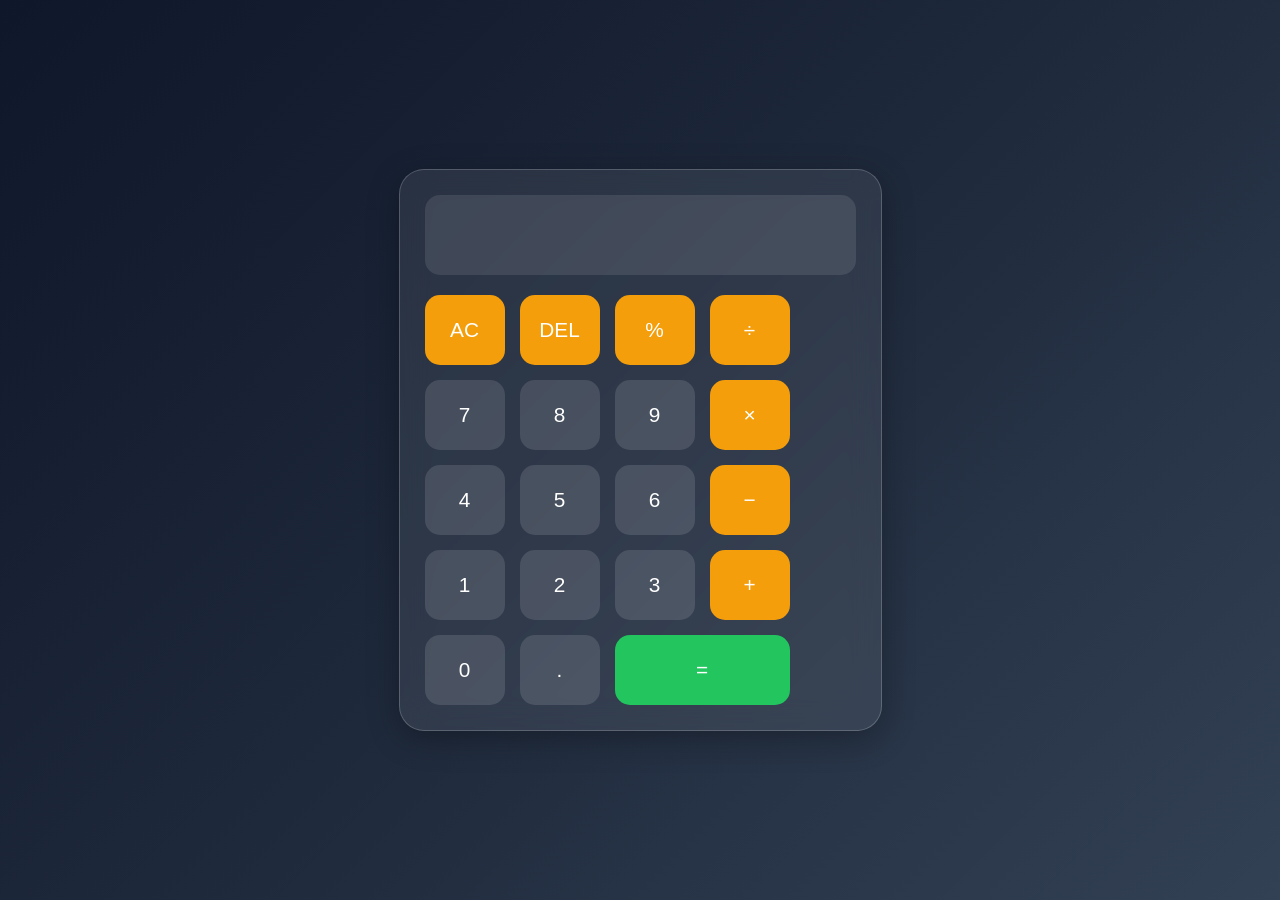
<file: calculator/index.html>
<!DOCTYPE html>
<html lang="en">
<head>
    <meta charset="UTF-8">
    <meta name="viewport" content="width=device-width, initial-scale=1.0">
    <title>Modern Calculator</title>
    <link rel="stylesheet" href="style.css">
</head>
<body>

<div class="container">
    <div class="calculator">

        <input type="text" id="display" readonly>

        <div class="buttons">

            <button class="operator" onclick="clearDisplay()">AC</button>
            <button class="operator" onclick="deleteLast()">DEL</button>
            <button class="operator" onclick="appendValue('%')">%</button>
            <button class="operator" onclick="appendValue('/')">÷</button>

            <button onclick="appendValue('7')">7</button>
            <button onclick="appendValue('8')">8</button>
            <button onclick="appendValue('9')">9</button>
            <button class="operator" onclick="appendValue('*')">×</button>

            <button onclick="appendValue('4')">4</button>
            <button onclick="appendValue('5')">5</button>
            <button onclick="appendValue('6')">6</button>
            <button class="operator" onclick="appendValue('-')">−</button>

            <button onclick="appendValue('1')">1</button>
            <button onclick="appendValue('2')">2</button>
            <button onclick="appendValue('3')">3</button>
            <button class="operator" onclick="appendValue('+')">+</button>

            <button onclick="appendValue('0')">0</button>
            <button onclick="appendValue('.')">.</button>
            <button class="equal" onclick="calculate()">=</button>

        </div>

    </div>
</div>

<script src="script.js"></script>
</body>
</html>
</file>
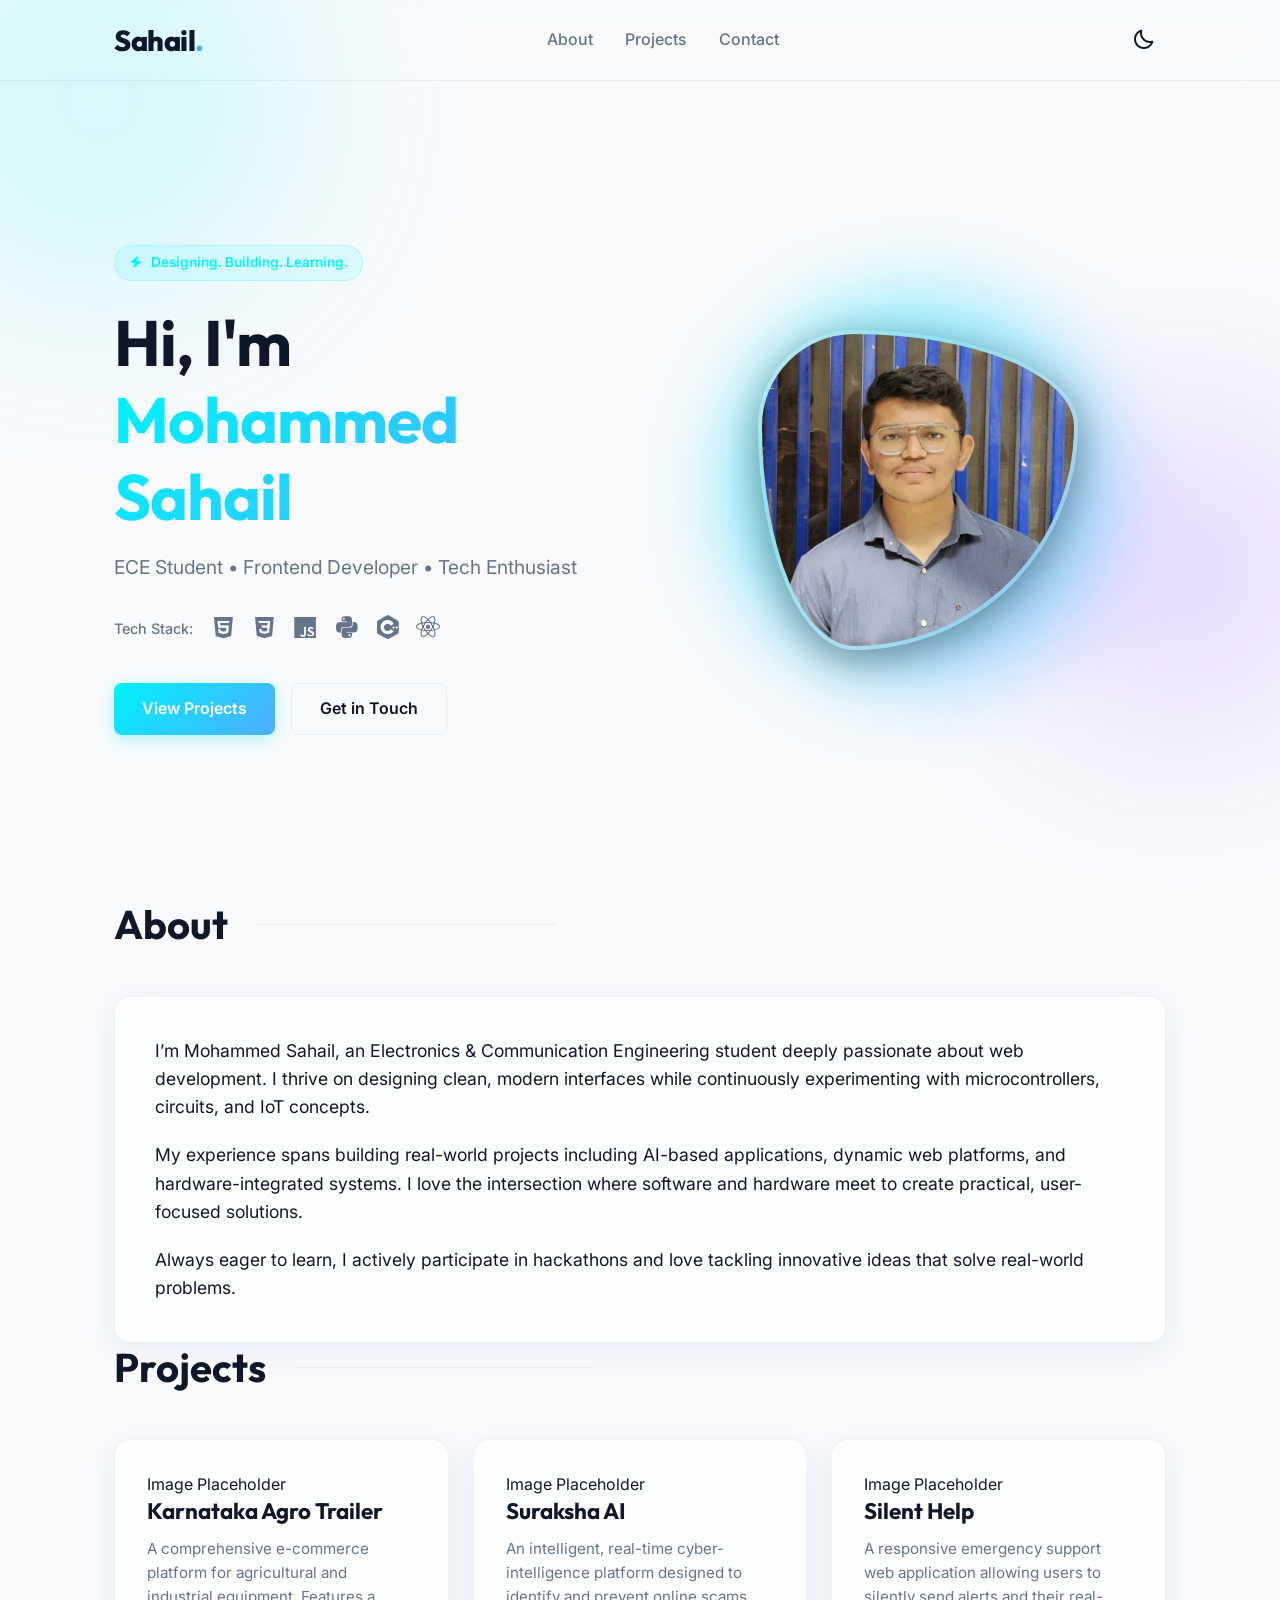
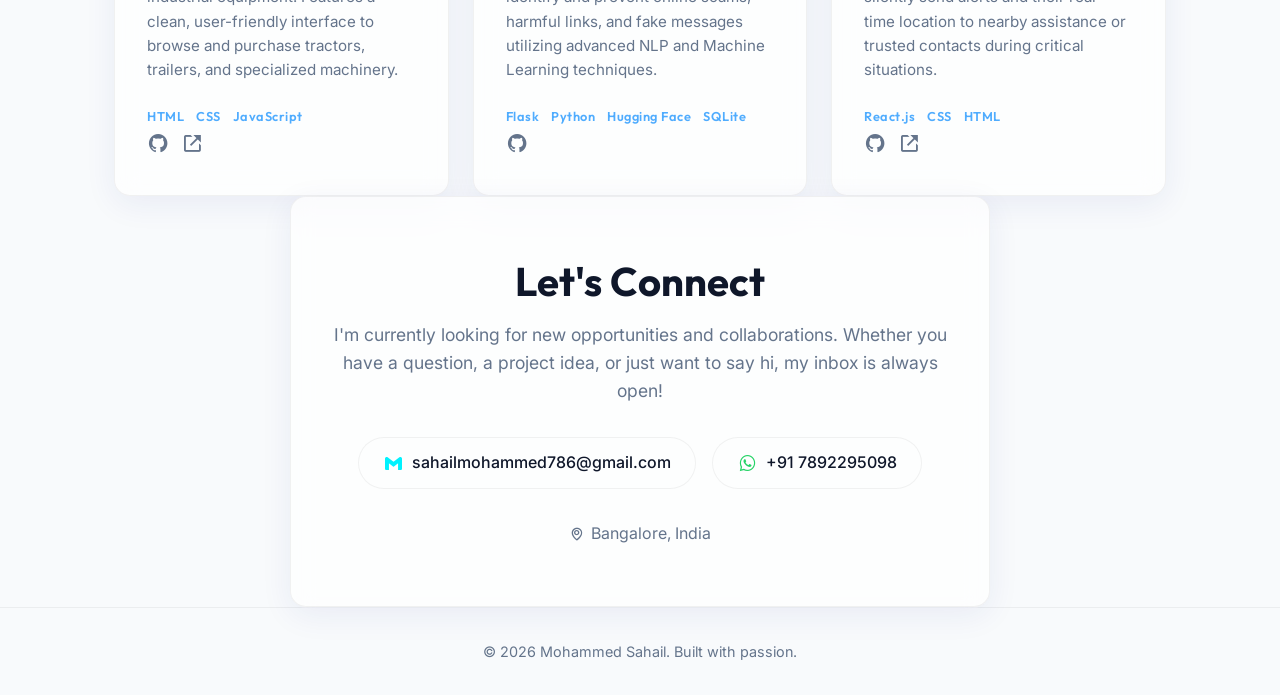
<file: portfolio 2/index.html>
<!DOCTYPE html>
<html lang="en">
<head>
  <meta charset="UTF-8" />
  <meta name="viewport" content="width=device-width, initial-scale=1.0" />
  <title>Mohammed Sahail | Portfolio</title>
  
  <!-- Google Fonts: Outfit for Display, Inter for Body -->
  <link rel="preconnect" href="https://fonts.googleapis.com">
  <link rel="preconnect" href="https://fonts.gstatic.com" crossorigin>
  <link href="https://fonts.googleapis.com/css2?family=Inter:wght@300;400;500;600&family=Outfit:wght@400;600;700;800&display=swap" rel="stylesheet">
  
  <!-- Boxicons for modern icons -->
  <link href='https://unpkg.com/boxicons@2.1.4/css/boxicons.min.css' rel='stylesheet'>
  
  <link rel="stylesheet" href="style.css">
</head>
<body>

  <!-- Blob Backgrounds -->
  <div class="bg-blob blob-1"></div>
  <div class="bg-blob blob-2"></div>

  <!-- Header -->
  <header class="site-header">
    <div class="container header-inner">
      <a href="#" class="brand">Sahail<span class="dot">.</span></a>

      <nav id="mainNav" class="nav">
        <a href="#about" class="nav-link">About</a>
        <a href="#projects" class="nav-link">Projects</a>
        <a href="#contact" class="nav-link">Contact</a>
      </nav>

      <div class="header-actions">
        <button id="themeToggle" class="theme-toggle" aria-label="Toggle theme">
          <i class='bx bx-sun icon-sun'></i>
          <i class='bx bx-moon icon-moon'></i>
        </button>
        <button id="menuBtn" class="menu-btn" aria-label="Toggle menu">
          <i class='bx bx-menu'></i>
        </button>
      </div>
    </div>
  </header>

  <main>
    <!-- Hero Section -->
    <section id="home" class="hero container reveal">
      <div class="hero-content">
        <span class="eyebrow"><i class='bx bxs-zap'></i> Designing. Building. Learning.</span>
        <h1 class="fullname">Hi, I'm <br><span class="gradient-text">Mohammed Sahail</span></h1>
        <p class="tagline">ECE Student &bull; Frontend Developer &bull; Tech Enthusiast</p>
        
        <div class="tech-stack">
          <span>Tech Stack:</span>
          <div class="tech-icons">
            <i class='bx bxl-html5' title="HTML5"></i>
            <i class='bx bxl-css3' title="CSS3"></i>
            <i class='bx bxl-javascript' title="JavaScript"></i>
            <i class='bx bxl-python' title="Python"></i>
            <i class='bx bxl-c-plus-plus' title="C++"></i>
            <i class='bx bxl-react' title="React"></i>
          </div>
        </div>
        
        <div class="hero-cta">
          <a href="#projects" class="btn btn-primary">View Projects</a>
          <a href="#contact" class="btn btn-secondary">Get in Touch</a>
        </div>
      </div>
      
      <div class="hero-image">
        <div class="image-wrapper">
          <img id="profilePhoto" src="DP.jpeg" alt="Mohammed Sahail">
          <div class="glow-ring"></div>
        </div>
      </div>
    </section>

    <!-- About Section -->
    <section id="about" class="about container reveal">
      <div class="section-heading">
        <h2>About</h2>
      </div>
      <div class="about-content glass-panel">
        <p>
          I’m Mohammed Sahail, an Electronics & Communication Engineering student deeply passionate about web development. I thrive on designing clean, modern interfaces while continuously experimenting with microcontrollers, circuits, and IoT concepts.
        </p>
        <p>
          My experience spans building real-world projects including AI-based applications, dynamic web platforms, and hardware-integrated systems. I love the intersection where software and hardware meet to create practical, user-focused solutions.
        </p>
        <p>
          Always eager to learn, I actively participate in hackathons and love tackling innovative ideas that solve real-world problems.
        </p>
      </div>
    </section>

    <!-- Projects Section -->
    <section id="projects" class="projects container reveal">
      <div class="section-heading">
        <h2>Projects</h2>
      </div>
      
      <div class="projects-grid">
        <!-- Project 1 -->
        <article class="project-card glass-panel">
          <div class="project-image-placeholder">
             <!-- Replace this div with an <img src="image.jpg" alt="Project"> tag -->
             <span>Image Placeholder</span>
          </div>
          <div class="project-content">
            <h3 class="project-title">Karnataka Agro Trailer</h3>
            <p class="project-desc">
              A comprehensive e-commerce platform for agricultural and industrial equipment. Features a clean, user-friendly interface to browse and purchase tractors, trailers, and specialized machinery.
            </p>
          </div>
          <div class="project-footer">
            <ul class="project-tech">
              <li>HTML</li>
              <li>CSS</li>
              <li>JavaScript</li>
            </ul>
            <div class="project-links">
              <a href="https://github.com/MohammedSahail/Karnataka-Enterprises" target="_blank" title="GitHub"><i class='bx bxl-github'></i></a>
              <a href="https://karnatakaenterprises.netlify.app/" target="_blank" title="Live Site"><i class='bx bx-link-external'></i></a>
            </div>
          </div>
        </article>

        <!-- Project 2 -->
        <article class="project-card glass-panel">
          <div class="project-image-placeholder">
             <!-- Replace this div with an <img src="image.jpg" alt="Project"> tag -->
             <span>Image Placeholder</span>
          </div>
          <div class="project-content">
            <h3 class="project-title">Suraksha AI</h3>
            <p class="project-desc">
              An intelligent, real-time cyber-intelligence platform designed to identify and prevent online scams, harmful links, and fake messages utilizing advanced NLP and Machine Learning techniques.
            </p>
          </div>
          <div class="project-footer">
            <ul class="project-tech">
              <li>Flask</li>
              <li>Python</li>
              <li>Hugging Face</li>
              <li>SQLite</li>
            </ul>
            <div class="project-links">
              <a href="https://github.com/MohammedSahail/Suraksha.ai" target="_blank" title="GitHub"><i class='bx bxl-github'></i></a>
            </div>
          </div>
        </article>

        <!-- Project 3 -->
        <article class="project-card glass-panel">
          <div class="project-image-placeholder">
             <!-- Replace this div with an <img src="image.jpg" alt="Project"> tag -->
             <span>Image Placeholder</span>
          </div>
          <div class="project-content">
            <h3 class="project-title">Silent Help</h3>
            <p class="project-desc">
              A responsive emergency support web application allowing users to silently send alerts and their real-time location to nearby assistance or trusted contacts during critical situations.
            </p>
          </div>
          <div class="project-footer">
            <ul class="project-tech">
              <li>React.js</li>
              <li>CSS</li>
              <li>HTML</li>
            </ul>
            <div class="project-links">
              <a href="https://github.com/MohammedSahail/SilentHelp" target="_blank" title="GitHub"><i class='bx bxl-github'></i></a>
              <a href="https://silenthelp456.netlify.app/" target="_blank" title="Live Site"><i class='bx bx-link-external'></i></a>
            </div>
          </div>
        </article>
      </div>
    </section>

    <!-- Contact Section -->
    <section id="contact" class="contact container reveal">
      <div class="contact-inner glass-panel text-center">
        <h2 class="contact-title">Let's Connect</h2>
        <p class="contact-desc">
          I'm currently looking for new opportunities and collaborations. Whether you have a question, a project idea, or just want to say hi, my inbox is always open!
        </p>
        
        <div class="contact-info">
          <a href="mailto:sahailmohammed786@gmail.com" class="contact-btn">
            <i class='bx bxl-gmail'></i> sahailmohammed786@gmail.com
          </a>
          <a href="https://wa.me/917892295098" target="_blank" class="contact-btn whatsapp">
            <i class='bx bxl-whatsapp'></i> +91 7892295098
          </a>
        </div>
        <p class="location"><i class='bx bx-map'></i> Bangalore, India</p>
      </div>
    </section>
  </main>

  <footer class="site-footer">
    <div class="container footer-content">
      <p>&copy; <span id="year"></span> Mohammed Sahail. Built with passion.</p>
    </div>
  </footer>

  <button id="topBtn" class="top-btn" aria-label="Scroll to top">
    <i class='bx bx-up-arrow-alt'></i>
  </button>

  <script src="script.js"></script>
</body>
</html>
</file>
<file: calculator/style.css>
*{
    margin:0;
    padding:0;
    box-sizing:border-box;
    font-family:'Poppins',sans-serif;
}

body{
    height:100vh;
    display:flex;
    justify-content:center;
    align-items:center;
    background:linear-gradient(
        135deg,
        #0f172a,
        #1e293b,
        #334155
    );
}

.calculator{
    backdrop-filter:blur(15px);
    background:rgba(255,255,255,0.08);
    border:1px solid rgba(255,255,255,0.2);
    padding:25px;
    border-radius:25px;
    box-shadow:0 8px 32px rgba(0,0,0,0.3);
}

#display{
    width:100%;
    height:80px;
    border:none;
    outline:none;
    border-radius:15px;
    margin-bottom:20px;
    text-align:right;
    font-size:2rem;
    padding:15px;
    background:rgba(255,255,255,0.1);
    color:white;
}

.buttons{
    display:grid;
    grid-template-columns:repeat(4,80px);
    gap:15px;
}

button{
    height:70px;
    border:none;
    border-radius:15px;
    font-size:1.3rem;
    cursor:pointer;
    background:rgba(255,255,255,0.12);
    color:white;
    transition:0.3s;
}

button:hover{
    transform:translateY(-3px);
    background:rgba(255,255,255,0.2);
}

.operator{
    background:#f59e0b;
}

.equal{
    background:#22c55e;
    grid-column:span 2;
}
</file>
<file: portfolio 2/style.css>
/* ---------- Base & Theme Variables ---------- */
:root {
  /* Dark Theme Colors (Premium) */
  --bg-color: #060b13;
  --bg-color-alt: #0a111e;
  --text-main: #f0f4f8;
  --text-muted: #94a3b8;
  
  /* Gradients & Accents */
  --accent-primary: #00f2fe;
  --accent-secondary: #4facfe;
  --gradient-main: linear-gradient(135deg, var(--accent-primary) 0%, var(--accent-secondary) 100%);
  --gradient-alt: linear-gradient(135deg, #7f00ff, #e100ff);
  
  /* Glassmorphism */
  --glass-bg: rgba(16, 24, 39, 0.6);
  --glass-border: rgba(255, 255, 255, 0.08);
  --glass-shadow: 0 8px 32px 0 rgba(0, 0, 0, 0.37);
  
  /* Typography */
  --font-display: 'Outfit', sans-serif;
  --font-body: 'Inter', sans-serif;
  
  /* Layout */
  --container-width: 1100px;
  --border-radius: 16px;
  --border-radius-sm: 8px;
  --transition: all 0.3s cubic-bezier(0.4, 0, 0.2, 1);
}

/* Light Theme Variables */
:root.light {
  --bg-color: #f8fafc;
  --bg-color-alt: #ffffff;
  --text-main: #0f172a;
  --text-muted: #64748b;
  
  --glass-bg: rgba(255, 255, 255, 0.7);
  --glass-border: rgba(0, 0, 0, 0.05);
  --glass-shadow: 0 8px 32px 0 rgba(31, 38, 135, 0.07);
}

/* ---------- Reset & Globals ---------- */
* {
  margin: 0;
  padding: 0;
  box-sizing: border-box;
}

html {
  scroll-behavior: smooth;
  scroll-padding-top: 100px; /* For fixed header */
}

body {
  font-family: var(--font-body);
  background-color: var(--bg-color);
  color: var(--text-main);
  line-height: 1.6;
  overflow-x: hidden;
  transition: background-color var(--transition), color var(--transition);
  position: relative;
}

h1, h2, h3, h4, h5, h6 {
  font-family: var(--font-display);
  font-weight: 700;
  line-height: 1.2;
}

a {
  text-decoration: none;
  color: inherit;
  transition: var(--transition);
}

ul {
  list-style: none;
}

.container {
  max-width: var(--container-width);
  margin: 0 auto;
  padding: 0 24px;
}

/* ---------- Typography Utilities ---------- */
.gradient-text {
  background: var(--gradient-main);
  -webkit-background-clip: text;
  background-clip: text;
  -webkit-text-fill-color: transparent;
  display: inline-block;
}

/* ---------- Background Blobs ---------- */
.bg-blob {
  position: fixed;
  border-radius: 50%;
  filter: blur(100px);
  z-index: -1;
  opacity: 0.15;
  animation: float-blob 15s ease-in-out infinite;
}

.blob-1 {
  width: 400px;
  height: 400px;
  background: var(--accent-primary);
  top: -100px;
  left: -100px;
}

.blob-2 {
  width: 300px;
  height: 300px;
  background: #7f00ff;
  bottom: 20%;
  right: -50px;
  animation-delay: -5s;
}

@keyframes float-blob {
  0%, 100% { transform: translate(0, 0) scale(1); }
  33% { transform: translate(30px, -50px) scale(1.1); }
  66% { transform: translate(-20px, 20px) scale(0.9); }
}

/* ---------- Glass Panel Utility ---------- */
.glass-panel {
  background: var(--glass-bg);
  backdrop-filter: blur(12px);
  -webkit-backdrop-filter: blur(12px);
  border: 1px solid var(--glass-border);
  box-shadow: var(--glass-shadow);
  border-radius: var(--border-radius);
}

/* ---------- Header & Navigation ---------- */
.site-header {
  position: fixed;
  top: 0;
  width: 100%;
  z-index: 1000;
  background: rgba(var(--bg-color), 0.8);
  backdrop-filter: blur(16px);
  -webkit-backdrop-filter: blur(16px);
  border-bottom: 1px solid var(--glass-border);
  transition: all var(--transition);
}

.header-inner {
  display: flex;
  justify-content: space-between;
  align-items: center;
  height: 80px;
}

.brand {
  font-family: var(--font-display);
  font-size: 1.8rem;
  font-weight: 800;
  color: var(--text-main);
  letter-spacing: -0.5px;
}

.brand .dot {
  color: var(--accent-secondary);
}

.nav {
  display: flex;
  gap: 32px;
}

.nav-link {
  font-weight: 500;
  font-size: 1rem;
  color: var(--text-muted);
  position: relative;
}

.nav-link::after {
  content: '';
  position: absolute;
  width: 0;
  height: 2px;
  bottom: -4px;
  left: 0;
  background: var(--gradient-main);
  transition: var(--transition);
}

.nav-link:hover {
  color: var(--text-main);
}

.nav-link:hover::after {
  width: 100%;
}

.header-actions {
  display: flex;
  align-items: center;
  gap: 16px;
}

.theme-toggle, .menu-btn {
  background: transparent;
  border: none;
  color: var(--text-main);
  font-size: 1.5rem;
  cursor: pointer;
  display: flex;
  align-items: center;
  justify-content: center;
  width: 44px;
  height: 44px;
  border-radius: 50%;
  transition: var(--transition);
}

.theme-toggle:hover {
  background: var(--glass-border);
}

.icon-moon { display: none; }
:root.light .icon-sun { display: none; }
:root.light .icon-moon { display: block; }

.menu-btn {
  display: none;
}

/* ---------- Buttons ---------- */
.btn {
  display: inline-flex;
  align-items: center;
  justify-content: center;
  padding: 12px 28px;
  font-family: var(--font-body);
  font-weight: 600;
  font-size: 1rem;
  border-radius: var(--border-radius-sm);
  transition: var(--transition);
  cursor: pointer;
  border: none;
}

.btn-primary {
  background: var(--gradient-main);
  color: #fff;
  box-shadow: 0 4px 15px rgba(0, 242, 254, 0.3);
}

.btn-primary:hover {
  transform: translateY(-2px);
  box-shadow: 0 6px 20px rgba(0, 242, 254, 0.4);
}

.btn-secondary {
  background: transparent;
  color: var(--text-main);
  border: 1px solid var(--glass-border);
  backdrop-filter: blur(4px);
}

.btn-secondary:hover {
  border-color: var(--text-muted);
  background: rgba(255,255,255,0.05);
}

/* ---------- Hero Section ---------- */
.hero {
  min-height: 100vh;
  display: flex;
  align-items: center;
  padding-top: 80px;
  gap: 60px;
}

.hero-content {
  flex: 1;
}

.eyebrow {
  display: inline-flex;
  align-items: center;
  gap: 8px;
  padding: 6px 14px;
  background: rgba(0, 242, 254, 0.1);
  color: var(--accent-primary);
  border-radius: 20px;
  font-size: 0.85rem;
  font-weight: 600;
  margin-bottom: 24px;
  border: 1px solid rgba(0, 242, 254, 0.2);
}

.fullname {
  font-size: clamp(3rem, 5vw, 4.5rem);
  margin-bottom: 16px;
  letter-spacing: -1px;
}

.tagline {
  font-size: 1.2rem;
  color: var(--text-muted);
  margin-bottom: 32px;
  font-weight: 400;
}

.tech-stack {
  display: flex;
  align-items: center;
  gap: 16px;
  margin-bottom: 40px;
}

.tech-stack span {
  font-size: 0.9rem;
  color: var(--text-muted);
  font-weight: 500;
}

.tech-icons {
  display: flex;
  gap: 12px;
}

.tech-icons i {
  font-size: 1.8rem;
  color: var(--text-muted);
  transition: var(--transition);
}

.tech-icons i:hover {
  color: var(--accent-primary);
  transform: translateY(-3px);
}

.hero-cta {
  display: flex;
  gap: 16px;
}

.hero-image {
  flex: 1;
  display: flex;
  justify-content: center;
  align-items: center;
}

.image-wrapper {
  position: relative;
  width: 320px;
  height: 320px;
}

.image-wrapper img {
  width: 100%;
  height: 100%;
  object-fit: cover;
  border-radius: 30% 70% 70% 30% / 30% 30% 70% 70%;
  border: 4px solid var(--glass-border);
  box-shadow: 0 10px 40px rgba(0,0,0,0.4);
  animation: blob-morph 8s ease-in-out infinite alternate;
  position: relative;
  z-index: 2;
}

.glow-ring {
  position: absolute;
  top: -10%;
  left: -10%;
  right: -10%;
  bottom: -10%;
  background: var(--gradient-main);
  border-radius: 50%;
  filter: blur(40px);
  opacity: 0.5;
  z-index: 1;
  animation: pulse-glow 4s ease-in-out infinite alternate;
}

@keyframes blob-morph {
  0% { border-radius: 30% 70% 70% 30% / 30% 30% 70% 70%; }
  50% { border-radius: 70% 30% 30% 70% / 70% 70% 30% 30%; }
  100% { border-radius: 50% 50% 50% 50% / 50% 50% 50% 50%; }
}

@keyframes pulse-glow {
  0% { opacity: 0.4; transform: scale(0.9); }
  100% { opacity: 0.7; transform: scale(1.05); }
}

/* ---------- Sections ---------- */
section {
  padding: 100px 0;
}

.section-heading {
  margin-bottom: 48px;
}

.section-heading h2 {
  font-size: 2.5rem;
  display: flex;
  align-items: center;
  gap: 12px;
}

.section-heading h2::after {
  content: "";
  flex: 1;
  height: 1px;
  background: var(--glass-border);
  margin-left: 16px;
  max-width: 300px;
}

/* ---------- About Section ---------- */
.about-content {
  padding: 40px;
  font-size: 1.1rem;
}

.about-content p {
  margin-bottom: 20px;
}
.about-content p:last-child {
  margin-bottom: 0;
}

/* ---------- Projects Section ---------- */
.projects-grid {
  display: grid;
  grid-template-columns: repeat(auto-fill, minmax(320px, 1fr));
  gap: 24px;
}

.project-card {
  display: flex;
  flex-direction: column;
  padding: 32px;
  height: 100%;
  transition: transform 0.4s cubic-bezier(0.175, 0.885, 0.32, 1.275), box-shadow 0.4s ease;
  position: relative;
  overflow: hidden;
}

.project-card::before {
  content: '';
  position: absolute;
  top: 0;
  left: 0;
  width: 100%;
  height: 4px;
  background: var(--gradient-main);
  transform: scaleX(0);
  transform-origin: left;
  transition: transform 0.4s ease;
}

.project-card:hover {
  transform: translateY(-8px);
  box-shadow: 0 20px 40px rgba(0,0,0,0.4);
}

.project-card:hover::before {
  transform: scaleX(1);
}

.project-header {
  display: flex;
  justify-content: space-between;
  align-items: center;
  margin-bottom: 24px;
}

.folder-icon {
  font-size: 2.5rem;
  color: var(--accent-primary);
}

.project-links {
  display: flex;
  gap: 12px;
}

.project-links a {
  color: var(--text-muted);
  font-size: 1.4rem;
}

.project-links a:hover {
  color: var(--accent-primary);
  transform: scale(1.1);
}

.project-title {
  font-size: 1.4rem;
  margin-bottom: 12px;
}

.project-desc {
  color: var(--text-muted);
  font-size: 0.95rem;
  flex-grow: 1;
  margin-bottom: 24px;
}

.project-tech {
  display: flex;
  flex-wrap: wrap;
  gap: 12px;
  font-family: var(--font-display);
  font-size: 0.8rem;
  color: var(--accent-secondary);
  font-weight: 600;
  letter-spacing: 0.5px;
}

/* ---------- Contact Section ---------- */
.contact-inner {
  padding: 60px 40px;
  max-width: 700px;
  margin: 0 auto;
}

.text-center {
  text-align: center;
}

.contact-title {
  font-size: 2.5rem;
  margin-bottom: 16px;
}

.contact-desc {
  color: var(--text-muted);
  margin-bottom: 32px;
  font-size: 1.1rem;
}

.contact-info {
  display: flex;
  justify-content: center;
  flex-wrap: wrap;
  gap: 16px;
  margin-bottom: 32px;
}

.contact-btn {
  display: inline-flex;
  align-items: center;
  gap: 8px;
  padding: 12px 24px;
  border-radius: 30px;
  background: rgba(255,255,255,0.03);
  border: 1px solid var(--glass-border);
  font-weight: 500;
  color: var(--text-main);
  transition: var(--transition);
}

.contact-btn i {
  font-size: 1.3rem;
  color: var(--accent-primary);
}

.contact-btn.whatsapp i {
  color: #25D366;
}

.contact-btn:hover {
  background: var(--glass-border);
  transform: translateY(-3px);
}

.location {
  color: var(--text-muted);
  display: flex;
  align-items: center;
  justify-content: center;
  gap: 6px;
}

/* ---------- Footer ---------- */
.site-footer {
  padding: 32px 0;
  text-align: center;
  color: var(--text-muted);
  font-size: 0.9rem;
  border-top: 1px solid var(--glass-border);
  background: rgba(var(--bg-color), 0.5);
}

/* ---------- Top Button ---------- */
.top-btn {
  position: fixed;
  bottom: 30px;
  right: 30px;
  width: 44px;
  height: 44px;
  border-radius: 50%;
  background: var(--gradient-main);
  color: white;
  border: none;
  font-size: 1.5rem;
  cursor: pointer;
  display: flex;
  align-items: center;
  justify-content: center;
  opacity: 0;
  visibility: hidden;
  transform: translateY(20px);
  transition: all 0.3s ease;
  z-index: 99;
  box-shadow: 0 4px 15px rgba(0, 242, 254, 0.3);
}

.top-btn.show {
  opacity: 1;
  visibility: visible;
  transform: translateY(0);
}

.top-btn:hover {
  transform: translateY(-5px);
}

/* ---------- Animations ---------- */
.reveal {
  opacity: 0;
  transform: translateY(40px);
  transition: opacity 0.8s ease, transform 0.8s ease;
}

.reveal.active {
  opacity: 1;
  transform: translateY(0);
}

/* ---------- Responsive ---------- */
@media (max-width: 900px) {
  .hero {
    flex-direction: column-reverse;
    text-align: center;
    padding-top: 120px;
    gap: 40px;
  }
  
  .hero-cta {
    justify-content: center;
  }
  
  .tech-stack {
    justify-content: center;
  }
  
  .image-wrapper {
    width: 260px;
    height: 260px;
  }

  .nav {
    display: none;
    position: absolute;
    top: 80px;
    left: 0;
    width: 100%;
    background: var(--bg-color-alt);
    flex-direction: column;
    padding: 20px 0;
    box-shadow: 0 10px 30px rgba(0,0,0,0.2);
    border-bottom: 1px solid var(--glass-border);
  }

  .nav.active {
    display: flex;
  }

  .nav-link {
    padding: 12px 24px;
    width: 100%;
    text-align: center;
  }

  .menu-btn {
    display: flex;
  }
}

@media (max-width: 600px) {
  .fullname {
    font-size: 2.5rem;
  }
  
  .section-heading h2 {
    font-size: 2rem;
  }
  
  .contact-inner {
    padding: 40px 20px;
  }
  
  .hero-cta {
    flex-direction: column;
  }
  
  .projects-grid {
    grid-template-columns: 1fr;
  }
}
</file>
